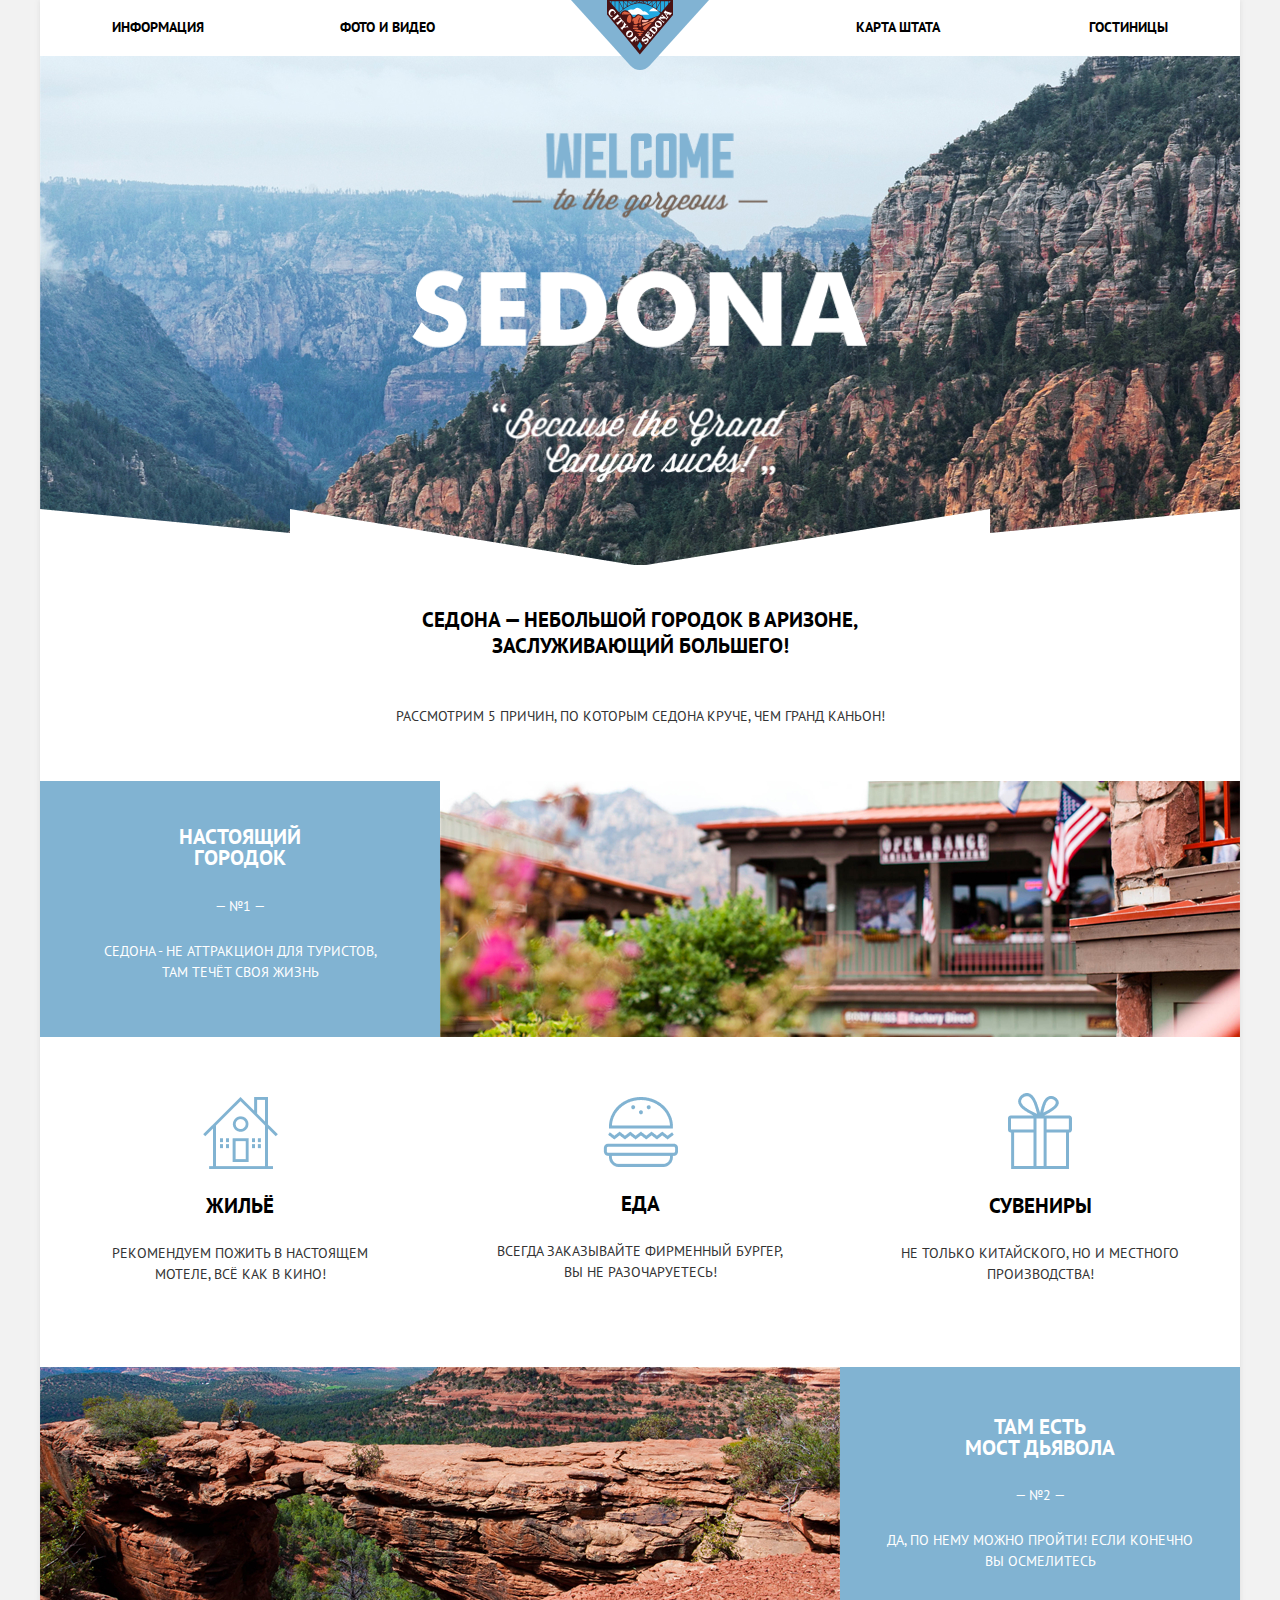
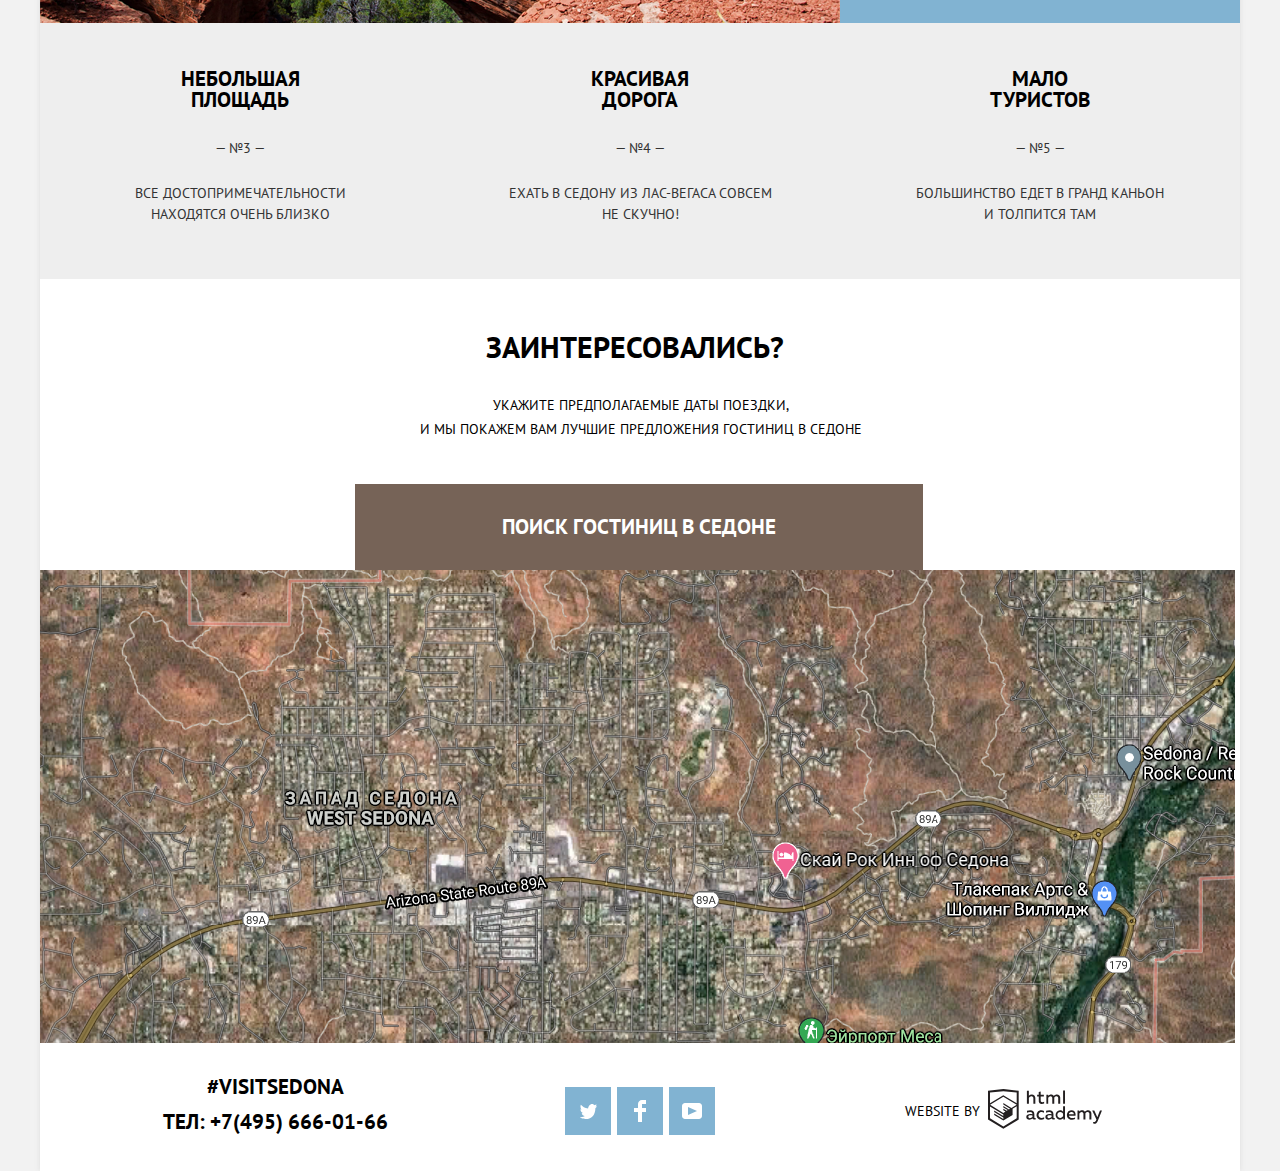
<file: index.html>
<!DOCTYPE html>
<html class="page" lang="ru">

<head>
	<meta charset="utf-8">
	<title>HTML Academy: Седона</title>
	<link rel="preconnect" href="https://fonts.gstatic.com">
	<link href="https://fonts.googleapis.com/css2?family=PT+Sans:wght@400;700&display=swap" rel="stylesheet">
	<link rel="icon" href="favicon.ico">
	<link rel="icon" href="favicon/favicon.svg" type="image/svg+xml">
	<link rel="apple-touch-icon" href="favicon/180.png">
	<link rel="manifest" href="manifest.webmanifest">
	<link rel="stylesheet" href="css/normalize.css">
	<link rel="stylesheet" href="css/style.min.css">
</head>

<body class="page-body">
	<div class="wrapper">
		<header class="main-header">
			<nav class="main-nav">
				<a class="main-header-logo" href="#" aria-label="Главная">
					<img src="img/logo.svg" alt="logo" width="138" height="70">
				</a>
				<ul class="site-nav">
					<li><a href="#">Информация</a></li>
					<li><a href="#">Фото и видео</a></li>
					<li class="site-nav-castom"><a href="#">Карта штата</a></li>
					<li><a href="catalog.html">Гостиницы</a></li>
				</ul>
			</nav>
		</header>
		<main class="container">
			<h1 class="visually-hidden">Sedona</h1>
			<div class="bg-img">
				<div class="welcompng">
					<img src="img/welcome.png" alt="Welcom to the sedona" width="456" height="350">
				</div>
			</div>
			<section class="description">
				<h3>Седона — небольшой городок в Аризоне, <br> заслуживающий большего!</h3>
				<p>Рассмотрим 5 причин, по которым Седона круче, чем гранд каньон!</p>
			</section>
			<section>
				<ul class="main-reason">
					<li class="add-reason">
						<div class="first-reason">
							<div class="first-reason-text">
								<h3>Настоящий <br> городок</h3>
								<p class="reason-numbers">— №1 —</p>
								<p>Седона - не аттракцион для туристов, там течёт своя жизнь</p>
							</div>
							<div class="first-reason-img">
								<img src="img/reason-1.jpg" alt="изображение дома" width="800" height="256">
							</div>
						</div>
						<ul class="product-reason">
							<li class="product-reason-item">
								<img src="img/icon-1.png" alt="logo house" width="75" height="72">
								<h3>Жильё</h3>
								<p>Рекомендуем пожить в настоящем <br> мотеле, всё как в кино!</p>
							</li>
							<li class="product-reason-item">
								<img src="img/icon-2.png" alt="logo burger" width="75" height="70">
								<h3>Еда</h3>
								<p>Всегда заказывайте фирменный бургер, <br> вы не разочаруетесь!</p>
							</li>
							<li class="product-reason-item">
								<img src="img/icon-3.png" alt="logo surprise" width="64" height="77">
								<h3>Сувениры</h3>
								<p>Не только китайского, но и местного <br> производства!</p>
							</li>
						</ul>
					</li>
					<li class="second-reason">
						<div class="second-reason-text">
							<h3>Там есть <br> Мост дьявола</h3>
							<p class="reason-numbers">— №2 —</p>
							<p>Да, по нему можно пройти! Если конечно<br> вы осмелитесь</p>
						</div>
						<div class="second-reason-img">
							<img src="img/reason-2.jpg" alt="изображение дома" width="800" height="256">
						</div>
					</li>
					<li class="else-reason">
						<h3>небольшая <br> площадь</h3>
						<p class="reason-numbers">— №3 —</p>
						<p>все достопримечательности <br> находятся очень близко</p>
					</li>
					<li class="else-reason">
						<h3>красивая <br> дорога</h3>
						<p class="reason-numbers">— №4 —</p>
						<p>ехать в седону из лас-вегаса совсем <br> не скучно!</p>
					</li>
					<li class="else-reason">
						<h3>мало <br> туристов</h3>
						<p class="reason-numbers">— №5 —</p>
						<p>большинство едет в гранд каньон <br> и толпится там</p>
					</li>
				</ul>
			</section>
			<section class="interest">
				<h3>Заинтересовались?</h3>
				<div class="interest-hotel">
					<p>Укажите предполагаемые даты поездки,<br> и мы покажем вам лучшие предложения гостиниц в седоне</p>
				</div>
				<a class="button search" href="#">поиск гостиниц в седоне</a>
				<div class="interest-search interest-search-show">
					<form class="interest-form" method="GET" action="https://echo.htmlacademy.ru/">
						<div class="date">
							<label class="date-arrival-label" for="date-arrival">Дата заезда: <a class="calendar" href="#" aria-label="Календарь">
									<svg class="calendar-icon" width="21" height="23" viewBox="0 0 21 23" fill="none" xmlns="http://www.w3.org/2000/svg">
										<path fill-rule="evenodd" clip-rule="evenodd" d="M16.406 3.02498H19.251C20.217 3.02498 21 3.84698 21 4.86198V21.164C21 22.179 20.217 23 19.251 23H1.75C0.784 23 0 22.179 0 21.164V4.86198C0 3.84698 0.784 3.02498 1.75 3.02498H4.593V1.64798C4.593 1.26698 4.887 0.958984 5.25 0.958984C5.612 0.958984 5.906 1.26698 5.906 1.64798V3.02498H9.844V1.64798C9.844 1.26698 10.138 0.958984 10.501 0.958984C10.862 0.958984 11.156 1.26698 11.156 1.64798V3.02498H15.094V1.64798C15.094 1.26698 15.387 0.958984 15.75 0.958984C16.112 0.958984 16.406 1.26698 16.406 1.64798V3.02498ZM19.5646 21.484C19.6466 21.3979 19.691 21.2828 19.688 21.164H19.689V4.86198C19.689 4.60898 19.493 4.40298 19.252 4.40298H16.407V5.78098C16.407 6.16198 16.113 6.46998 15.751 6.46998C15.388 6.46998 15.095 6.16198 15.095 5.78098V4.40298H11.157V5.78098C11.157 6.16198 10.863 6.46998 10.502 6.46998C10.139 6.46998 9.845 6.16198 9.845 5.78098V4.40298H5.907V5.78098C5.907 6.16198 5.613 6.46998 5.251 6.46998C4.888 6.46998 4.594 6.16198 4.594 5.78098V4.40298H1.75C1.50263 4.40953 1.30696 4.61458 1.312 4.86198V21.164C1.30696 21.4114 1.50263 21.6164 1.75 21.623H19.251C19.3698 21.6201 19.4826 21.5701 19.5646 21.484Z" />
										<path fill-rule="evenodd" clip-rule="evenodd" d="M4.59399 9.2251H7.21899V11.2911H4.59399V9.2251ZM4.59399 12.6681H7.21899V14.7351H4.59399V12.6681ZM7.21899 16.1121H4.59399V18.1781H7.21899V16.1121ZM9.18799 16.1121H11.813V18.1781H9.18799V16.1121ZM11.813 12.6681H9.18799V14.7351H11.813V12.6681ZM9.18799 9.2251H11.813V11.2911H9.18799V9.2251ZM16.406 16.1121H13.781V18.1781H16.406V16.1121ZM13.781 12.6681H16.406V14.7351H13.781V12.6681ZM16.406 9.2251H13.781V11.2911H16.406V9.2251Z" />
									</svg>
								</a>
							</label>
							<input class="check" type="text" id="date-arrival" name="date-arrival" data-date-formate="" value="24 апреля 2017">
						</div>
						<div class="date">
							<label class="date-departure-label" for="date-departure">Дата выезда: <a class="calendar" href="#" aria-label="Календарь">
									<svg class="calendar-icon" width="21" height="23" viewBox="0 0 21 23" fill="none" xmlns="http://www.w3.org/2000/svg">
										<path fill-rule="evenodd" clip-rule="evenodd" d="M16.406 3.02498H19.251C20.217 3.02498 21 3.84698 21 4.86198V21.164C21 22.179 20.217 23 19.251 23H1.75C0.784 23 0 22.179 0 21.164V4.86198C0 3.84698 0.784 3.02498 1.75 3.02498H4.593V1.64798C4.593 1.26698 4.887 0.958984 5.25 0.958984C5.612 0.958984 5.906 1.26698 5.906 1.64798V3.02498H9.844V1.64798C9.844 1.26698 10.138 0.958984 10.501 0.958984C10.862 0.958984 11.156 1.26698 11.156 1.64798V3.02498H15.094V1.64798C15.094 1.26698 15.387 0.958984 15.75 0.958984C16.112 0.958984 16.406 1.26698 16.406 1.64798V3.02498ZM19.5646 21.484C19.6466 21.3979 19.691 21.2828 19.688 21.164H19.689V4.86198C19.689 4.60898 19.493 4.40298 19.252 4.40298H16.407V5.78098C16.407 6.16198 16.113 6.46998 15.751 6.46998C15.388 6.46998 15.095 6.16198 15.095 5.78098V4.40298H11.157V5.78098C11.157 6.16198 10.863 6.46998 10.502 6.46998C10.139 6.46998 9.845 6.16198 9.845 5.78098V4.40298H5.907V5.78098C5.907 6.16198 5.613 6.46998 5.251 6.46998C4.888 6.46998 4.594 6.16198 4.594 5.78098V4.40298H1.75C1.50263 4.40953 1.30696 4.61458 1.312 4.86198V21.164C1.30696 21.4114 1.50263 21.6164 1.75 21.623H19.251C19.3698 21.6201 19.4826 21.5701 19.5646 21.484Z" />
										<path fill-rule="evenodd" clip-rule="evenodd" d="M4.59399 9.2251H7.21899V11.2911H4.59399V9.2251ZM4.59399 12.6681H7.21899V14.7351H4.59399V12.6681ZM7.21899 16.1121H4.59399V18.1781H7.21899V16.1121ZM9.18799 16.1121H11.813V18.1781H9.18799V16.1121ZM11.813 12.6681H9.18799V14.7351H11.813V12.6681ZM9.18799 9.2251H11.813V11.2911H9.18799V9.2251ZM16.406 16.1121H13.781V18.1781H16.406V16.1121ZM13.781 12.6681H16.406V14.7351H13.781V12.6681ZM16.406 9.2251H13.781V11.2911H16.406V9.2251Z" />
									</svg>
								</a>
							</label>
							<input class="check" type="text" id="date-departure" name="date-departure" data-date-formate="" value="4 июля 2017">
						</div>
						<div class="people">
							<div class="adults-items">
								<label class="adults-label" for="adults">Взрослые:</label>
								<input class="check" type="text" id="adults" name="adults" data-date-formate="" value="2">
								<button class="minus" type="button" aria-label="Меньше">
									<svg class="minus-icon" width="12" height="3" viewBox="0 0 12 3" fill="none" xmlns="http://www.w3.org/2000/svg">
										<rect width="12" height="3" />
									</svg>
								</button>
								<button class="plus" type="button" aria-label="Больше">
									<svg class="plus-icon" width="11" height="11" viewBox="0 0 11 11" fill="none" xmlns="http://www.w3.org/2000/svg">
										<path fill-rule="evenodd" clip-rule="evenodd" d="M4.23086 6.76932V11H6.76932V6.76932H11V4.23086H6.76932V0H4.23085V4.23086H0V6.76932H4.23086Z" />
									</svg>
								</button>
							</div>
							<div class="children-items">
								<label class="children-label" for="children">Дети:</label>
								<input class="check" type="text" id="children" name="children" data-date-formate="" value="0">
								<button class="minus" type="button" aria-label="Меньше">
									<svg class="minus-icon" width="12" height="3" viewBox="0 0 12 3" fill="none" xmlns="http://www.w3.org/2000/svg">
										<rect width="12" height="3" />
									</svg>
								</button>
								<button class="plus" type="button" aria-label="Больше">
									<svg class="plus-icon" width="11" height="11" viewBox="0 0 11 11" fill="none" xmlns="http://www.w3.org/2000/svg">
										<path fill-rule="evenodd" clip-rule="evenodd" d="M4.23086 6.76932V11H6.76932V6.76932H11V4.23086H6.76932V0H4.23085V4.23086H0V6.76932H4.23086Z" />
									</svg>
								</button>
							</div>
						</div>
						<button class="search-button" type="submit" aria-label="Найти">Найти</button>
					</form>
				</div>
			</section>
			<section class="map">
				<h2 class="visually-hidden">Карта Седоны</h2>
				<iframe src="https://www.google.com/maps/embed?pb=!1m18!1m12!1m3!1d52385.18050596256!2d-111.83015792096036!3d34.85437338105415!2m3!1f0!2f0!3f0!3m2!1i1024!2i768!4f13.1!3m3!1m2!1s0x872da132f942b00d%3A0x5548c523fa6c8efd!2z0KHQtdC00L7QvdCwLCDQkNGA0LjQt9C-0L3QsCA4NjMzNiwg0KHQqNCQ!5e0!3m2!1sru!2sua!4v1614347600169!5m2!1sru!2sua" width="1200" height="473" style="border:0;" allowfullscreen="" loading="lazy"></iframe>
			</section>
		</main>
		<footer class="main-footer">
			<section class="footer-contact">
				<h2 class="visually-hidden">Контакты</h2>
				<p>#visitSEDONA</p>
				<a class="footer-phone" href="tel:+74956660166">ТЕЛ: +7(495) 666-01-66</a>
			</section>
			<section class="footer-social">
				<h2 class="visually-hidden">соцсети</h2>
				<ul class="social-list">
					<li>
						<a class="social-button" href="#" aria-label="Twitter">
							<svg width="17" height="17" viewBox="0 0 17 17" fill="none" xmlns="http://www.w3.org/2000/svg">
								<path d="M10.95 1.14409C12.635 0.648089 13.934 1.41409 14.527 2.32309C15.2 2.09209 15.858 1.84209 16.538 1.61509C16.5249 2.30145 16.2117 2.94761 15.681 3.38309C16.366 3.55309 16.985 2.89209 16.985 2.89209C16.816 3.89209 15.979 4.68009 15.422 4.91609C15.191 11.6661 12.247 16.1331 5.34498 15.9981H4.89898C4.48898 15.9981 0.734977 15.5381 0.000976562 14.1111C2.27198 14.3071 3.89398 13.6891 4.69398 12.9341C3.73398 12.6341 2.01498 12.4571 1.71498 9.98409C2.06398 10.0901 2.27898 10.2121 2.90498 10.1031C1.70498 9.24709 0.373977 8.53009 0.447977 6.33009C0.732977 6.65809 1.51498 6.86609 1.78798 6.80209C1.08498 6.56109 -0.182023 3.44209 0.893977 1.85009C2.71198 3.70409 4.62898 5.45609 8.04598 5.62309C8.25398 3.33009 9.18298 1.79309 10.95 1.14409Z" fill="white" />
							</svg>
						</a>
					</li>
					<li>
						<a class="social-button" href="#" aria-label="Facebook">
							<svg width="12" height="22" viewBox="0 0 12 22" fill="none" xmlns="http://www.w3.org/2000/svg">
								<path d="M12 4V0H8C5.79086 0 4 1.79086 4 4V8H0V12H4V22H8V12H12V8H8V4H12Z" fill="white" />
							</svg>
						</a>
					</li>
					<li>
						<a class="social-button" href="#" aria-label="Youtube">
							<svg width="20" height="16" viewBox="0 0 20 16" fill="none" xmlns="http://www.w3.org/2000/svg">
								<path fill-rule="evenodd" clip-rule="evenodd" d="M3 0H17C18.65 0 20 1.35 20 3V13C20 14.65 18.65 16 17 16H3C1.35 16 0 14.65 0 13V3C0 1.35 1.35 0 3 0ZM6.027 4.002V11.998L15.014 8L6.027 4.002Z" fill="white" />
							</svg>
						</a>
					</li>
				</ul>
			</section>
			<section class="footer-copyright">
				<h3>Website by</h3>
				<a class="academy" href="https://htmlacademy.ru/intensive/htmlcss" aria-label="HTML Academy">
					<svg width="114" height="40" viewBox="0 0 114 40" fill="none" xmlns="http://www.w3.org/2000/svg">
						<path fill-rule="evenodd" clip-rule="evenodd" d="M15.5197 0.057373H15.3509L0 1.71895V30.4945L15.3509 39.8382L30.7018 30.4945V1.71895L15.5197 0.057373ZM77.0183 1.62185H75.0876V14.7311H77.0183V1.62185ZM40.8619 1.63264V6.76843C41.6131 5.9864 42.6386 5.5436 43.7105 5.53843C44.6823 5.47908 45.6329 5.84495 46.3253 6.54479C47.0177 7.24462 47.3866 8.21244 47.3399 9.20685V14.7634H45.367V9.46579C45.4231 8.94897 45.2754 8.43059 44.9566 8.02553C44.6377 7.62047 44.174 7.36218 43.6683 7.3079H43.3518C42.3456 7.36979 41.4321 7.9295 40.9041 8.80764V14.7634H38.8995V1.63264H40.8619ZM77.0183 30.4837H75.2775V29.0595C74.4828 30.1353 73.23 30.7538 71.9119 30.7211C69.4751 30.5528 67.5825 28.4822 67.5825 25.9845C67.5825 23.4867 69.4751 21.4162 71.9119 21.2479C73.1195 21.2052 74.2818 21.7203 75.0771 22.6505V17.3205H77.0183V30.4837ZM47.0656 29.0595C47.263 29.0515 47.4583 29.0152 47.6459 28.9516V30.3866C47.2482 30.5404 46.826 30.6172 46.4009 30.6132C45.6482 30.6769 44.9394 30.2429 44.639 29.5342C43.7036 30.31 42.5302 30.7227 41.3261 30.6995C39.733 30.6995 38.256 29.804 38.256 27.9482C38.256 25.65 40.3661 24.9379 42.1702 24.9379C42.9402 24.9505 43.707 25.0408 44.4596 25.2076V24.884C44.4596 23.805 43.6578 22.9742 42.1491 22.9742C41.0585 22.9764 39.9804 23.2116 38.9839 23.6647V21.8305C40.0678 21.451 41.204 21.2506 42.3495 21.2371C44.8394 21.2371 46.3693 22.4455 46.3693 25.1753V28.4121C46.3546 28.5668 46.401 28.721 46.4981 28.8406C46.5951 28.9601 46.7349 29.035 46.8862 29.0487H47.0656V29.0595ZM40.2711 27.8403C40.298 28.229 40.4761 28.5905 40.7655 28.844C41.055 29.0974 41.4317 29.2217 41.8115 29.189H41.9275C42.8819 29.1906 43.7973 28.8022 44.4702 28.11V26.5779C43.842 26.4414 43.2026 26.3655 42.5605 26.3513C41.5055 26.3513 40.2817 26.7074 40.2817 27.8403H40.2711ZM56.0229 21.9384C55.1962 21.4632 54.2596 21.2246 53.3115 21.2479H52.9422C51.7332 21.2873 50.5891 21.8166 49.7619 22.7192C48.9347 23.6218 48.4923 24.8236 48.5321 26.06V26.5024C48.6957 29.0004 50.805 30.8921 53.2482 30.7318C54.2519 30.7555 55.2477 30.5452 56.1601 30.1168V28.2718C55.3769 28.7215 54.4945 28.9591 53.5963 28.9624C52.5199 29.0288 51.4963 28.4793 50.9385 27.5356C50.3806 26.5918 50.3806 25.4095 50.9385 24.4658C51.4963 23.522 52.5199 22.9725 53.5963 23.039C54.461 23.0357 55.3066 23.2989 56.0229 23.7942V21.9384ZM66.1514 29.0595C66.3488 29.0515 66.5441 29.0152 66.7317 28.9516V30.3866C66.334 30.5404 65.9118 30.6172 65.4867 30.6132C64.734 30.6769 64.0252 30.2429 63.7248 29.5342C62.7894 30.31 61.616 30.7227 60.4119 30.6995C58.8188 30.6995 57.3417 29.804 57.3417 27.9482C57.3417 25.65 59.4518 24.9379 61.256 24.9379C62.0259 24.9505 62.7928 25.0408 63.5454 25.2076V24.884C63.5454 23.805 62.7436 22.9742 61.2349 22.9742C60.1443 22.9764 59.0662 23.2116 58.0697 23.6647V21.8305C59.1536 21.451 60.2897 21.2506 61.4353 21.2371C63.9252 21.2371 65.455 22.4455 65.455 25.1753V28.4121C65.4404 28.5668 65.4868 28.721 65.5838 28.8406C65.6809 28.9601 65.8207 29.035 65.972 29.0487H66.1514V29.0595ZM59.855 28.8481C59.5632 28.5943 59.3837 28.2311 59.3569 27.8403H59.378C59.378 26.7074 60.5385 26.3513 61.6569 26.3513C62.299 26.3655 62.9383 26.4414 63.5665 26.5779V28.11C62.8937 28.8022 61.9782 29.1906 61.0239 29.189H60.9078C60.5263 29.2247 60.1469 29.1019 59.855 28.8481ZM69.3271 25.9305C69.3271 24.2859 70.6308 22.9526 72.239 22.9526L72.2601 23.0066C73.4742 23.0066 74.5742 23.7382 75.0665 24.8732V27.0311C74.5856 28.1871 73.4673 28.9296 72.239 28.9084C70.6308 28.9084 69.3271 27.5752 69.3271 25.9305ZM83.3486 21.2479C86.8408 21.2479 88.0541 24.1395 87.4844 26.7397H80.922C81.1436 28.3582 82.6839 29.0163 84.2876 29.0163C85.2509 29.0196 86.2027 28.8021 87.0729 28.3797V30.1061C86.0736 30.5421 84.9939 30.7519 83.9078 30.7211C81.2385 30.7211 78.8963 29.189 78.8963 25.9521C78.8362 24.7502 79.2482 23.5736 80.0408 22.6841C80.8334 21.7945 81.9408 21.2658 83.1165 21.2155H83.3486V21.2479ZM80.8693 25.1753C80.9704 23.8237 82.1216 22.8104 83.4436 22.9095H83.4858C84.1064 22.8531 84.7196 23.08 85.1612 23.5295C85.6028 23.979 85.8275 24.6051 85.7752 25.24H80.8693V25.1753ZM89.489 30.4621V21.4961H91.2298V22.575C91.9777 21.7197 93.041 21.2229 94.1628 21.2047C95.2951 21.1328 96.3712 21.7163 96.9482 22.7153C97.7407 21.8335 98.8477 21.3161 100.018 21.2803C100.952 21.2327 101.859 21.6011 102.507 22.2901C103.154 22.9792 103.478 23.9213 103.394 24.8732V30.4837H101.39V24.9271C101.437 24.4734 101.306 24.0191 101.024 23.6647C100.743 23.3104 100.336 23.0852 99.8917 23.039H99.6174C98.7512 23.0941 97.9525 23.536 97.4335 24.2474V30.4837H95.4289V24.9271C95.4728 24.47 95.3357 24.0139 95.0481 23.6611C94.7606 23.3082 94.3467 23.088 93.8991 23.0497H93.6881C92.7466 23.1344 91.8915 23.6449 91.3564 24.4416V30.5161H89.5312L89.489 30.4621ZM113.977 21.4745H111.972L109.324 28.2718L106.306 21.4853H104.196L108.417 30.5484L108.237 31.0016C107.72 32.3611 107.003 33.0516 106.053 33.0516C105.75 33.0548 105.447 33.0112 105.156 32.9221V34.6161C105.536 34.7125 105.926 34.7632 106.317 34.7671C107.646 34.7671 108.902 34.0226 109.851 31.6813L113.977 21.4745ZM52.689 5.78658V2.54974L50.7266 3.01369V5.73264H49.144V7.49132H50.7899V11.9905C50.7231 12.817 51.0244 13.6301 51.61 14.2038C52.1955 14.7775 53.0028 15.0505 53.8073 14.9468C54.5996 14.9535 55.3875 14.8259 56.139 14.5692V12.8429C55.5727 13.0781 54.9672 13.199 54.356 13.199C53.2165 13.199 52.689 12.8105 52.689 11.6237V7.5129H55.8541V5.78658H52.689ZM58.3862 14.7526V5.75421H60.1376V6.83316C60.8811 5.97655 61.9403 5.476 63.0601 5.45211C64.1624 5.38099 65.2146 5.93142 65.8032 6.88711C66.5958 6.00534 67.7028 5.48794 68.8734 5.45211C69.8138 5.41462 70.7233 5.79859 71.364 6.50353C72.0046 7.20846 72.3126 8.16418 72.2073 9.12053V14.7418H70.2028V9.18527C70.2499 8.73151 70.1184 8.27721 69.8373 7.92287C69.5561 7.56853 69.1485 7.34334 68.7046 7.29711H68.4619C67.5957 7.35228 66.797 7.7942 66.278 8.50553V14.7418H64.2734V9.18527C64.3206 8.73151 64.1891 8.27721 63.9079 7.92287C63.6268 7.56853 63.2191 7.34334 62.7752 7.29711H62.5326C61.5911 7.38181 60.736 7.89229 60.2009 8.68895V14.7634H58.3862V14.7526ZM28.6972 29.3033L28.7078 29.2968L28.6972 29.3184V29.3033ZM28.6972 17.3205V29.3033L15.3509 37.4321L2.00459 29.3184V17.5147L15.2876 25.6068V27.0311L6.18257 21.5284V22.9418L15.3404 28.5632V30.0629L6.19312 24.4955V25.9521L15.3509 31.5734L24.5826 25.9197V19.8129L28.6972 17.3205ZM28.7078 15.7776L25.0362 17.9355L23.3482 19.0145L15.3087 14.0837V15.4971L22.156 19.7266L22.0083 19.8237L20.9532 20.4063L15.2876 16.9537V18.3995L19.761 21.1184L18.706 21.8413L15.3298 19.7913V21.2047L17.5454 22.5426L15.2982 23.9021L2.11009 15.864L15.3087 7.72869L28.7078 15.7776ZM15.2876 6.27211L28.7078 14.3534V3.56395L15.3615 2.12895L2.01514 3.56395V14.3534L15.2876 6.27211Z" />
					</svg>
				</a>
			</section>
		</footer>
	</div>
	<script src="js/search.min.js"></script>
</body>

</html>
</file>
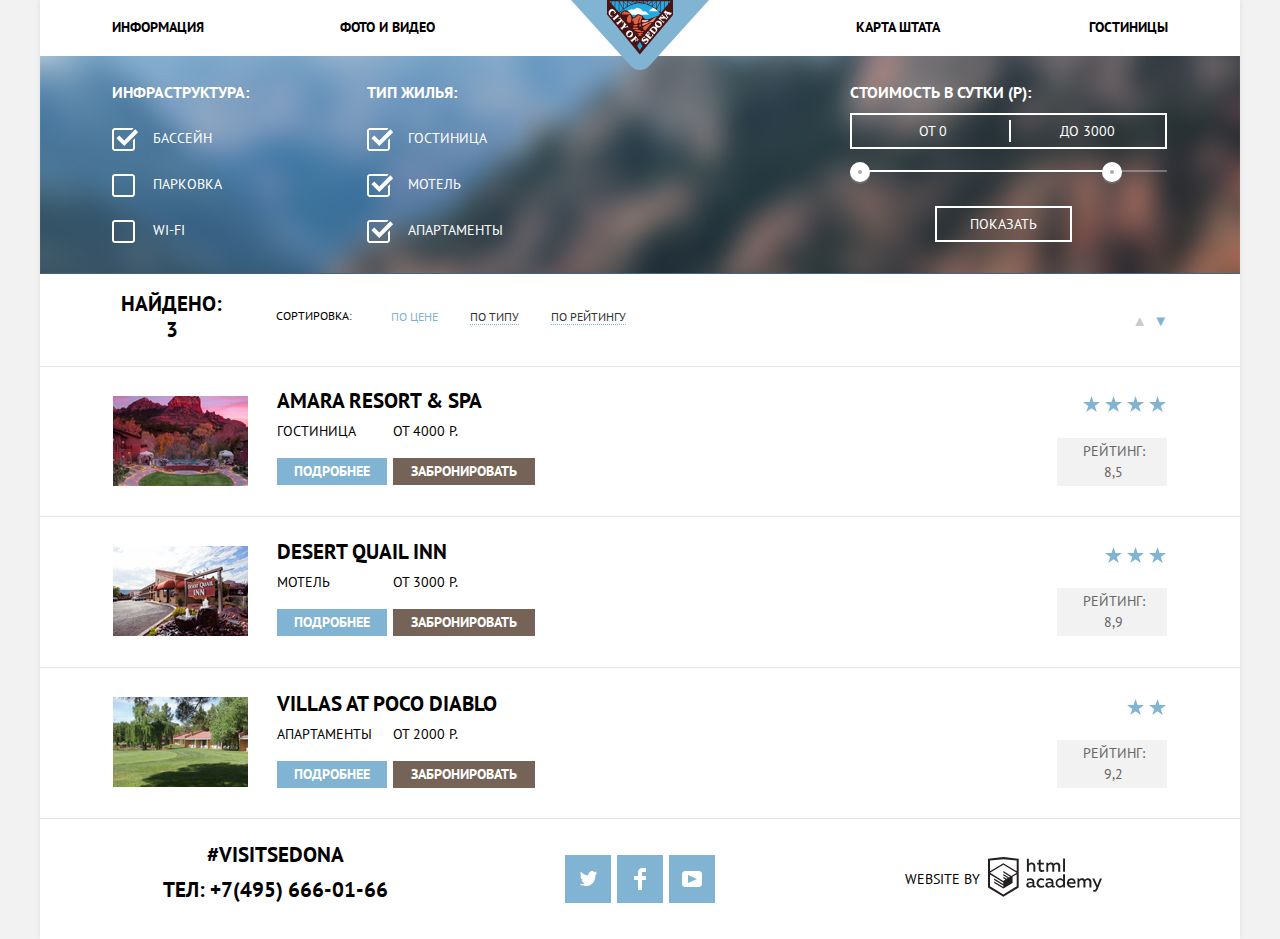
<file: catalog.html>
<!DOCTYPE html>
<html class="page" lang="ru">

<head>
	<meta charset="UTF-8">
	<title>HTML Academy: Седона</title>
	<link rel="preconnect" href="https://fonts.gstatic.com">
	<link href="https://fonts.googleapis.com/css2?family=PT+Sans:wght@400;700&display=swap" rel="stylesheet">
	<link rel="icon" href="favicon.ico">
	<link rel="icon" href="favicon/favicon.svg" type="image/svg+xml">
	<link rel="apple-touch-icon" href="favicon/180.png">
	<link rel="manifest" href="manifest.webmanifest">
	<link rel="stylesheet" href="css/normalize.css">
	<link rel="stylesheet" href="css/style.min.css">
</head>

<body class="page-body">
	<div class="wrapper">
		<header class="main-header">
			<nav class="main-nav">
				<a class="main-header-logo" href="index.html" aria-label="Главная">
					<img src="img/logo.svg" alt="logo" width="138" height="70">
				</a>
				<ul class="site-nav">
					<li><a href="#">Информация</a></li>
					<li><a href="#">Фото и видео</a></li>
					<li class="site-nav-castom"><a href="#">Карта штата</a></li>
					<li><a href="catalog.html">Гостиницы</a></li>
				</ul>
			</nav>
		</header>
		<main class="page-catalog container">
			<section class="filter">
				<h2 class="visually-hidden">Поиск жилья</h2>
				<form class="form-filter" method="GET" action="https://echo.htmlacademy.ru/">
					<div class="filter-wrapper-checkbox">
						<fieldset>
							<legend>Инфраструктура: </legend>
							<ul>
								<li class="filter-option filter-checkbox">
									<input class="visually-hidden filter-input-checkbox filter-input" type="checkbox" name="pool" id="filter-pool" checked>
									<label for="filter-pool">Бассейн</label>
								</li>
								<li class="filter-option filter-checkbox">
									<input class="visually-hidden filter-input-checkbox filter-input" type="checkbox" name="parking" id="filter-parking">
									<label for="filter-parking">Парковка</label>
								</li>
								<li class="filter-option filter-checkbox">
									<input class="visually-hidden filter-input-checkbox filter-input" type="checkbox" name="wifi" id="filter-wifi">
									<label for="filter-wifi">Wi-Fi</label>
								</li>
							</ul>
						</fieldset>
						<fieldset>
							<legend>Тип жилья: </legend>
							<ul>
								<li class="filter-option filter-checkbox">
									<input class="visually-hidden filter-input-checkbox filter-input" type="checkbox" name="Hotel" id="filter-hotel" checked>
									<label for="filter-hotel">Гостиница</label>
								</li>
								<li class="filter-option filter-checkbox">
									<input class="visually-hidden filter-input-checkbox filter-input" type="checkbox" name="Motel" id="filter-motel" checked>
									<label for="filter-motel">Мотель</label>
								</li>
								<li class="filter-option filter-checkbox">
									<input class="visually-hidden filter-input-checkbox filter-input" type="checkbox" name="apartments" id="filter-apartments" checked>
									<label for="filter-apartments">Апартаменты</label>
								</li>
							</ul>
						</fieldset>
					</div>
					<div class="filter-wrapper-range">
						<fieldset>
							<legend>Стоимость в сутки (Р): </legend>
							<div class="price-filter">
								<div class="price-filter-items">
									<a href="#">от 0</a>
								</div>
								<div class="price-filter-items">
									<a href="#">До 3000</a>
								</div>
							</div>
							<div class="filter-price-range">
								<label class="visually-hidden">
									<input class="visually-hidden filter-option filter-range" type="range" name="price" id="filter-price"> Прайс фильтер
								</label>
								<div class="scale">
									<div class="bar"></div>
								</div>
								<a class="toggle toggle-min" href="#" aria-label="Меньше"></a>
								<a class="toggle toggle-max" href="#" aria-label="Больше"></a>
							</div>
							<button class="price-button" type="submit" aria-label="Показать">Показать</button>
						</fieldset>
					</div>
				</form>
			</section>
			<section>
				<div class="found-catalog">
					<h2>Найдено: 3</h2>
					<div>
						<p>Сортировка:</p>
					</div>
					<ul class="found-catalog-list">
						<li><a class="button-found active" href="#">По цене</a></li>
						<li><a class="button-found" href="#">По типу</a></li>
						<li><a class="button-found" href="#">По рейтингу</a></li>
						<li class="site-nav-castom"><a class="arrow" href="#" aria-label="По уменьшению">&#9650;</a></li>
						<li><a class="arrow active" href="#" aria-label="По возрастанию">&#9660;</a></li>
					</ul>
				</div>
				<ul class="catalog-hotel">
					<li class="catalog-item">
						<div class="catalog-image">
							<img src="img/hotel.jpg" alt="Hotel" width="135" height="95">
						</div>
						<div class="catalog-description">
							<a class="name-hotel" href="#">Amara Resort & Spa</a>
							<div class="catalog-description-row">
								<div>
									<p>Гостиница</p>
									<a class="button-detailed" href="">Подробнее</a>
								</div>
								<div class="wrapper-description">
									<a class="button catalog" href="">Забронировать</a>
									<p>От 4000 Р.</p>
								</div>
							</div>
						</div>
						<div class="catalog-rating">
							<div class="star">
								<span class="star-symbol"><img src="img/star.svg" alt="star" width="18" height="17"></span>
								<span class="star-symbol"><img src="img/star.svg" alt="star" width="18" height="17"></span>
								<span class="star-symbol"><img src="img/star.svg" alt="star" width="18" height="17"></span>
								<span class="star-symbol"><img src="img/star.svg" alt="star" width="18" height="17"></span>
							</div>
							<p class="rating">Рейтинг: 8,5</p>
						</div>
					</li>
					<li class="catalog-item">
						<div class="catalog-image">
							<img src="img/motel.jpg" alt="Motel" width="135" height="95">
						</div>
						<div class="catalog-description">
							<a class="name-hotel" href="#">Desert Quail Inn</a>
							<div class="catalog-description-row">
								<div>
									<p>Мотель</p>
									<a class="button-detailed" href="">Подробнее</a>
								</div>
								<div class="wrapper-description">
									<a class="button catalog" href="">Забронировать</a>
									<p>От 3000 Р.</p>
								</div>
							</div>
						</div>
						<div class="catalog-rating">
							<div class="star">
								<span class="star-symbol"><img src="img/star.svg" alt="star" width="18" height="17"></span>
								<span class="star-symbol"><img src="img/star.svg" alt="star" width="18" height="17"></span>
								<span class="star-symbol"><img src="img/star.svg" alt="star" width="18" height="17"></span>
							</div>
							<p class="rating">Рейтинг: 8,9</p>
						</div>
					</li>
					<li class="catalog-item">
						<div class="catalog-image">
							<img src="img/apartments.jpg" alt="apartments" width="135" height="95">
						</div>
						<div class="catalog-description">
							<a class="name-hotel" href="#">Villas at Poco Diablo</a>
							<div class="catalog-description-row">
								<div>
									<p>Апартаменты</p>
									<a class="button-detailed" href="">Подробнее</a>
								</div>
								<div class="wrapper-description">
									<a class="button catalog" href="">Забронировать</a>
									<p>От 2000 Р.</p>
								</div>
							</div>
						</div>
						<div class="catalog-rating">
							<div class="star">
								<span class="star-symbol"><img src="img/star.svg" alt="star" width="18" height="17"></span>
								<span class="star-symbol"><img src="img/star.svg" alt="star" width="18" height="17"></span>
							</div>
							<p class="rating">Рейтинг: 9,2</p>
						</div>
					</li>
				</ul>
			</section>
		</main>
		<footer class="main-footer">
			<section class="footer-contact">
				<h2 class="visually-hidden">Контакты</h2>
				<p>#visitSEDONA</p>
				<a class="footer-phone" href="tel:+74956660166">ТЕЛ: +7(495) 666-01-66</a>
			</section>
			<section class="footer-social">
				<h2 class="visually-hidden">соцсети</h2>
				<ul class="social-list">
					<li>
						<a class="social-button" href="#" aria-label="Twitter">
							<svg width="17" height="17" viewBox="0 0 17 17" fill="none" xmlns="http://www.w3.org/2000/svg">
								<path d="M10.95 1.14409C12.635 0.648089 13.934 1.41409 14.527 2.32309C15.2 2.09209 15.858 1.84209 16.538 1.61509C16.5249 2.30145 16.2117 2.94761 15.681 3.38309C16.366 3.55309 16.985 2.89209 16.985 2.89209C16.816 3.89209 15.979 4.68009 15.422 4.91609C15.191 11.6661 12.247 16.1331 5.34498 15.9981H4.89898C4.48898 15.9981 0.734977 15.5381 0.000976562 14.1111C2.27198 14.3071 3.89398 13.6891 4.69398 12.9341C3.73398 12.6341 2.01498 12.4571 1.71498 9.98409C2.06398 10.0901 2.27898 10.2121 2.90498 10.1031C1.70498 9.24709 0.373977 8.53009 0.447977 6.33009C0.732977 6.65809 1.51498 6.86609 1.78798 6.80209C1.08498 6.56109 -0.182023 3.44209 0.893977 1.85009C2.71198 3.70409 4.62898 5.45609 8.04598 5.62309C8.25398 3.33009 9.18298 1.79309 10.95 1.14409Z" fill="white" />
							</svg>
						</a>
					</li>
					<li>
						<a class="social-button" href="#" aria-label="Facebook">
							<svg width="12" height="22" viewBox="0 0 12 22" fill="none" xmlns="http://www.w3.org/2000/svg">
								<path d="M12 4V0H8C5.79086 0 4 1.79086 4 4V8H0V12H4V22H8V12H12V8H8V4H12Z" fill="white" />
							</svg>
						</a>
					</li>
					<li>
						<a class="social-button" href="#" aria-label="Youtube">
							<svg width="20" height="16" viewBox="0 0 20 16" fill="none" xmlns="http://www.w3.org/2000/svg">
								<path fill-rule="evenodd" clip-rule="evenodd" d="M3 0H17C18.65 0 20 1.35 20 3V13C20 14.65 18.65 16 17 16H3C1.35 16 0 14.65 0 13V3C0 1.35 1.35 0 3 0ZM6.027 4.002V11.998L15.014 8L6.027 4.002Z" fill="white" />
							</svg>
						</a>
					</li>
				</ul>
			</section>
			<section class="footer-copyright">
				<h3>Website by</h3>
				<a class="academy" href="https://htmlacademy.ru/intensive/htmlcss" aria-label="HTML Academy">
					<svg width="114" height="40" viewBox="0 0 114 40" fill="none" xmlns="http://www.w3.org/2000/svg">
						<path fill-rule="evenodd" clip-rule="evenodd" d="M15.5197 0.057373H15.3509L0 1.71895V30.4945L15.3509 39.8382L30.7018 30.4945V1.71895L15.5197 0.057373ZM77.0183 1.62185H75.0876V14.7311H77.0183V1.62185ZM40.8619 1.63264V6.76843C41.6131 5.9864 42.6386 5.5436 43.7105 5.53843C44.6823 5.47908 45.6329 5.84495 46.3253 6.54479C47.0177 7.24462 47.3866 8.21244 47.3399 9.20685V14.7634H45.367V9.46579C45.4231 8.94897 45.2754 8.43059 44.9566 8.02553C44.6377 7.62047 44.174 7.36218 43.6683 7.3079H43.3518C42.3456 7.36979 41.4321 7.9295 40.9041 8.80764V14.7634H38.8995V1.63264H40.8619ZM77.0183 30.4837H75.2775V29.0595C74.4828 30.1353 73.23 30.7538 71.9119 30.7211C69.4751 30.5528 67.5825 28.4822 67.5825 25.9845C67.5825 23.4867 69.4751 21.4162 71.9119 21.2479C73.1195 21.2052 74.2818 21.7203 75.0771 22.6505V17.3205H77.0183V30.4837ZM47.0656 29.0595C47.263 29.0515 47.4583 29.0152 47.6459 28.9516V30.3866C47.2482 30.5404 46.826 30.6172 46.4009 30.6132C45.6482 30.6769 44.9394 30.2429 44.639 29.5342C43.7036 30.31 42.5302 30.7227 41.3261 30.6995C39.733 30.6995 38.256 29.804 38.256 27.9482C38.256 25.65 40.3661 24.9379 42.1702 24.9379C42.9402 24.9505 43.707 25.0408 44.4596 25.2076V24.884C44.4596 23.805 43.6578 22.9742 42.1491 22.9742C41.0585 22.9764 39.9804 23.2116 38.9839 23.6647V21.8305C40.0678 21.451 41.204 21.2506 42.3495 21.2371C44.8394 21.2371 46.3693 22.4455 46.3693 25.1753V28.4121C46.3546 28.5668 46.401 28.721 46.4981 28.8406C46.5951 28.9601 46.7349 29.035 46.8862 29.0487H47.0656V29.0595ZM40.2711 27.8403C40.298 28.229 40.4761 28.5905 40.7655 28.844C41.055 29.0974 41.4317 29.2217 41.8115 29.189H41.9275C42.8819 29.1906 43.7973 28.8022 44.4702 28.11V26.5779C43.842 26.4414 43.2026 26.3655 42.5605 26.3513C41.5055 26.3513 40.2817 26.7074 40.2817 27.8403H40.2711ZM56.0229 21.9384C55.1962 21.4632 54.2596 21.2246 53.3115 21.2479H52.9422C51.7332 21.2873 50.5891 21.8166 49.7619 22.7192C48.9347 23.6218 48.4923 24.8236 48.5321 26.06V26.5024C48.6957 29.0004 50.805 30.8921 53.2482 30.7318C54.2519 30.7555 55.2477 30.5452 56.1601 30.1168V28.2718C55.3769 28.7215 54.4945 28.9591 53.5963 28.9624C52.5199 29.0288 51.4963 28.4793 50.9385 27.5356C50.3806 26.5918 50.3806 25.4095 50.9385 24.4658C51.4963 23.522 52.5199 22.9725 53.5963 23.039C54.461 23.0357 55.3066 23.2989 56.0229 23.7942V21.9384ZM66.1514 29.0595C66.3488 29.0515 66.5441 29.0152 66.7317 28.9516V30.3866C66.334 30.5404 65.9118 30.6172 65.4867 30.6132C64.734 30.6769 64.0252 30.2429 63.7248 29.5342C62.7894 30.31 61.616 30.7227 60.4119 30.6995C58.8188 30.6995 57.3417 29.804 57.3417 27.9482C57.3417 25.65 59.4518 24.9379 61.256 24.9379C62.0259 24.9505 62.7928 25.0408 63.5454 25.2076V24.884C63.5454 23.805 62.7436 22.9742 61.2349 22.9742C60.1443 22.9764 59.0662 23.2116 58.0697 23.6647V21.8305C59.1536 21.451 60.2897 21.2506 61.4353 21.2371C63.9252 21.2371 65.455 22.4455 65.455 25.1753V28.4121C65.4404 28.5668 65.4868 28.721 65.5838 28.8406C65.6809 28.9601 65.8207 29.035 65.972 29.0487H66.1514V29.0595ZM59.855 28.8481C59.5632 28.5943 59.3837 28.2311 59.3569 27.8403H59.378C59.378 26.7074 60.5385 26.3513 61.6569 26.3513C62.299 26.3655 62.9383 26.4414 63.5665 26.5779V28.11C62.8937 28.8022 61.9782 29.1906 61.0239 29.189H60.9078C60.5263 29.2247 60.1469 29.1019 59.855 28.8481ZM69.3271 25.9305C69.3271 24.2859 70.6308 22.9526 72.239 22.9526L72.2601 23.0066C73.4742 23.0066 74.5742 23.7382 75.0665 24.8732V27.0311C74.5856 28.1871 73.4673 28.9296 72.239 28.9084C70.6308 28.9084 69.3271 27.5752 69.3271 25.9305ZM83.3486 21.2479C86.8408 21.2479 88.0541 24.1395 87.4844 26.7397H80.922C81.1436 28.3582 82.6839 29.0163 84.2876 29.0163C85.2509 29.0196 86.2027 28.8021 87.0729 28.3797V30.1061C86.0736 30.5421 84.9939 30.7519 83.9078 30.7211C81.2385 30.7211 78.8963 29.189 78.8963 25.9521C78.8362 24.7502 79.2482 23.5736 80.0408 22.6841C80.8334 21.7945 81.9408 21.2658 83.1165 21.2155H83.3486V21.2479ZM80.8693 25.1753C80.9704 23.8237 82.1216 22.8104 83.4436 22.9095H83.4858C84.1064 22.8531 84.7196 23.08 85.1612 23.5295C85.6028 23.979 85.8275 24.6051 85.7752 25.24H80.8693V25.1753ZM89.489 30.4621V21.4961H91.2298V22.575C91.9777 21.7197 93.041 21.2229 94.1628 21.2047C95.2951 21.1328 96.3712 21.7163 96.9482 22.7153C97.7407 21.8335 98.8477 21.3161 100.018 21.2803C100.952 21.2327 101.859 21.6011 102.507 22.2901C103.154 22.9792 103.478 23.9213 103.394 24.8732V30.4837H101.39V24.9271C101.437 24.4734 101.306 24.0191 101.024 23.6647C100.743 23.3104 100.336 23.0852 99.8917 23.039H99.6174C98.7512 23.0941 97.9525 23.536 97.4335 24.2474V30.4837H95.4289V24.9271C95.4728 24.47 95.3357 24.0139 95.0481 23.6611C94.7606 23.3082 94.3467 23.088 93.8991 23.0497H93.6881C92.7466 23.1344 91.8915 23.6449 91.3564 24.4416V30.5161H89.5312L89.489 30.4621ZM113.977 21.4745H111.972L109.324 28.2718L106.306 21.4853H104.196L108.417 30.5484L108.237 31.0016C107.72 32.3611 107.003 33.0516 106.053 33.0516C105.75 33.0548 105.447 33.0112 105.156 32.9221V34.6161C105.536 34.7125 105.926 34.7632 106.317 34.7671C107.646 34.7671 108.902 34.0226 109.851 31.6813L113.977 21.4745ZM52.689 5.78658V2.54974L50.7266 3.01369V5.73264H49.144V7.49132H50.7899V11.9905C50.7231 12.817 51.0244 13.6301 51.61 14.2038C52.1955 14.7775 53.0028 15.0505 53.8073 14.9468C54.5996 14.9535 55.3875 14.8259 56.139 14.5692V12.8429C55.5727 13.0781 54.9672 13.199 54.356 13.199C53.2165 13.199 52.689 12.8105 52.689 11.6237V7.5129H55.8541V5.78658H52.689ZM58.3862 14.7526V5.75421H60.1376V6.83316C60.8811 5.97655 61.9403 5.476 63.0601 5.45211C64.1624 5.38099 65.2146 5.93142 65.8032 6.88711C66.5958 6.00534 67.7028 5.48794 68.8734 5.45211C69.8138 5.41462 70.7233 5.79859 71.364 6.50353C72.0046 7.20846 72.3126 8.16418 72.2073 9.12053V14.7418H70.2028V9.18527C70.2499 8.73151 70.1184 8.27721 69.8373 7.92287C69.5561 7.56853 69.1485 7.34334 68.7046 7.29711H68.4619C67.5957 7.35228 66.797 7.7942 66.278 8.50553V14.7418H64.2734V9.18527C64.3206 8.73151 64.1891 8.27721 63.9079 7.92287C63.6268 7.56853 63.2191 7.34334 62.7752 7.29711H62.5326C61.5911 7.38181 60.736 7.89229 60.2009 8.68895V14.7634H58.3862V14.7526ZM28.6972 29.3033L28.7078 29.2968L28.6972 29.3184V29.3033ZM28.6972 17.3205V29.3033L15.3509 37.4321L2.00459 29.3184V17.5147L15.2876 25.6068V27.0311L6.18257 21.5284V22.9418L15.3404 28.5632V30.0629L6.19312 24.4955V25.9521L15.3509 31.5734L24.5826 25.9197V19.8129L28.6972 17.3205ZM28.7078 15.7776L25.0362 17.9355L23.3482 19.0145L15.3087 14.0837V15.4971L22.156 19.7266L22.0083 19.8237L20.9532 20.4063L15.2876 16.9537V18.3995L19.761 21.1184L18.706 21.8413L15.3298 19.7913V21.2047L17.5454 22.5426L15.2982 23.9021L2.11009 15.864L15.3087 7.72869L28.7078 15.7776ZM15.2876 6.27211L28.7078 14.3534V3.56395L15.3615 2.12895L2.01514 3.56395V14.3534L15.2876 6.27211Z" />
					</svg>
				</a>
			</section>
		</footer>
	</div>
</body>

</html>
</file>
<file: css/style.min.css>
:root{--basic-black:#000000;--basic-azure:#81B3D2;--basic-azure-bg:#6d869c;--basic-azure-filter-bg:#47627c;--basic-brown:#766357;--basic-dark-azure:#5496BD;--basic-extra-azure:#669EC0;--basic-white:#ffffff;--basic-dark-brown:#503E33;--basic-extra-brown:#604E43;--basic-opacity-black:#333333;--basic-gray:#EEEEEE;--basic-white-opacity:rgb(255, 255, 255, 0.3);--basic-white-body:#F2F2F2;--basic-disabled:#6A6A6A;--basic-border-grey:#E5E5E5;--basic-shadow:#ababab;--basic-calendar:#A9A9A9;--basic-academy:#231F20;--basic-shadow-opacity:rgb(171, 171, 171, 0.3);--basic-arrow:#CACACA;--basic-rating:#666666;--special:#663d15}body{margin:0;padding:0;font-family:"PT Sans",Arial,sans-serif;font-size:14px;line-height:26px;font-weight:700;color:var(--basic-black);text-transform:uppercase;background-position:top center;background-repeat:no-repeat;background:var(--basic-white-body);min-height:100%;display:grid;grid-template-rows:min-content 1fr min-content;align-content:start}.wrapper{width:1200px;background-color:var(--basic-white);margin:0 auto;box-shadow:0 0 5px var(--basic-shadow-opacity)}.container{text-align:center}a{text-decoration:none}img{max-width:100%;height:auto}.visually-hidden{position:absolute;width:1px;height:1px;margin:-1px;border:0;padding:0;white-space:nowrap;clip-path:inset(100%);clip:rect(0 0 0 0);overflow:hidden}.main-nav{position:relative;text-align:center;color:var(--basic-black);background-color:var(--basic-white)}.site-nav{list-style:none;display:flex;flex-wrap:wrap;margin:0;padding:0;min-height:56px}.site-nav>li{width:300px;padding-top:14px;box-sizing:border-box}.site-nav>li:first-child{padding-left:72px;text-align:left}.site-nav>li:nth-child(2){text-align:left}.site-nav>li:nth-child(3){text-align:right}.site-nav>li:nth-child(4){text-align:right;padding-right:72px}.site-nav a{color:var(--basic-black)}.site-nav a:hover{color:var(--basic-azure)}.site-nav a:active{color:var(--basic-black);opacity:.3}.site-nav a:focus{color:var(--basic-brown)}.site-nav-castom{margin-left:auto}.main-header-logo{position:absolute;right:531px}.bg-img{width:1200px;height:509px;background:url(../img/background-photo.jpg) no-repeat;background-color:var(--basic-azure-bg);background-size:100% auto;display:block}.welcompng{padding-top:77px}.welcompng::before{display:block;content:"";width:1200px;height:57px;background:url(../img/shape.png) no-repeat;position:absolute;top:509px}.description{min-height:216px;text-align:center}.description h3{margin:0;padding-top:42px;padding-bottom:16px;font-size:21px;line-height:26px;min-height:80px}.description p{margin:0;font-weight:400;color:var(--basic-opacity-black)}.main-reason{margin:0;padding:0;list-style:none;display:grid;grid-template-columns:1fr 1fr 1fr}.main-reason h3{font-size:21px;line-height:21px;margin-top:45px}.main-reason p{font-size:14px;line-height:21px;color:var(--basic-opacity-black);font-weight:400}.reason-numbers{margin-top:28px;margin-bottom:24px}.add-reason{grid-column-start:1;grid-column-end:4}.first-reason{min-height:256px;text-align:center;background-color:var(--basic-azure);color:var(--basic-white);display:grid;grid-template-columns:1fr 1fr 1fr}.first-reason p{color:var(--basic-white);padding:0 50px}.first-reason-text{grid-column-start:1}.first-reason-img{height:256px;grid-column-end:4;grid-column-start:2}.product-reason{min-height:330px;list-style:none;background-color:var(--basic-white);display:grid;grid-template-columns:1fr 1fr 1fr;margin:0;padding:0}.product-reason-item{text-align:center;margin-top:60px}.product-reason-item p{margin:0}.product-reason-item h3{margin:0;font-size:21px;line-height:21px;padding-top:18px;padding-bottom:27px}.product-reason>.product-reason-item:nth-child(2) h4{padding-top:19px;padding-bottom:28px}.product-reason>.product-reason-item:last-child{margin-top:0;padding-top:55px}.second-reason{min-height:256px;text-align:center;background-color:var(--basic-azure);color:var(--basic-white);grid-column-start:1;grid-column-end:4;display:grid;grid-template-columns:1fr 1fr 1fr}.second-reason p{color:var(--basic-white)}.second-reason h3{margin-top:49px}.second-reason-text{grid-column-end:4}.second-reason-img{height:256px;grid-column-start:1;grid-column-end:3;grid-row:1}.second-reason .reason-numbers{margin-top:27px;margin-bottom:24px}.else-reason{min-height:256px;text-align:center;background-color:var(--basic-gray)}.interest{min-height:291px;text-align:center;position:relative}.interest p{margin:0;font-size:14px;line-height:24px;font-weight:400}.interest h3{margin:0;padding-top:55px;font-size:30px;padding-right:10px}.interest-hotel{min-height:95px;display:flex;justify-content:center;align-items:center;margin-top:10px;margin-bottom:19px}.interest-hotel p{padding-left:1px;padding-bottom:2px}.button{padding:30px 125px;width:318px;min-height:26px;font-size:21px;line-height:26px;background-color:var(--basic-brown);color:var(--basic-white)}.search{position:absolute;z-index:1;left:315px}.button:hover{background-color:var(--basic-extra-brown)}.button:focus{background-color:var(--basic-dark-brown);color:var(--basic-white-opacity)}.map{min-height:473px;width:100%;background:url(../img/map.png) no-repeat}.main-footer{min-height:120px;text-align:center;display:grid;grid-template-columns:1fr 1fr 1fr}.footer-contact{font-size:21px;line-height:26px;display:flex;flex-direction:column;margin-top:23px;margin-left:70px}.footer-contact p{margin:0;margin-bottom:9px}.footer-phone{color:var(--basic-black)}.footer-social{display:flex;justify-content:center;align-items:center}.social-list{list-style:none;display:flex;flex-wrap:wrap;padding:0;margin:0}.social-list>li{margin-right:6px}.social-list>li:last-child{margin-right:0}.social-button{min-height:48px;width:46px;background-color:var(--basic-azure);display:flex;justify-content:center;align-items:center}.social-button:last-child{margin-right:0}.social-button:hover{background-color:var(--basic-extra-azure)}.social-button:focus{background-color:var(--basic-dark-azure)}.footer-copyright{display:flex;margin-left:65px;align-items:center}.footer-copyright h3{font-size:14px;font-weight:400;margin-right:8px}.academy{padding-top:4px}.academy svg{fill:var(--basic-academy)}.academy svg:hover{fill:var(--basic-azure)}.academy svg:active{fill:var(--basic-shadow)}.name-hotel{min-height:26px;margin-bottom:7px;font-size:21px;line-height:26px;color:var(--basic-black);min-width:240px;margin-top:-6px;margin-left:-47px}.name-hotel:hover{color:var(--basic-azure)}.name-hotel:focus{color:var(--basic-opacity-black)}.catalog-hotel{list-style:none;display:grid;margin:0;padding:0}.catalog-hotel p{font-weight:400;font-size:14px;line-height:21px;margin:0}.catalog-item{padding:27px 73px 30px;display:grid;grid-template-columns:1fr 3fr 1fr;min-height:150px;border-top:1px solid var(--basic-border-grey);box-sizing:border-box}.catalog-item:nth-child(2){padding:28px 73px 31px}.catalog-item:last-child{padding:29px 73px 30px;border-bottom:1px solid var(--basic-border-grey)}.catalog-description{text-align:left;display:flex;flex-direction:column}.catalog-description-row{display:flex;margin-left:-47px}.wrapper-description{display:flex;flex-direction:column-reverse}.catalog-rating{display:flex;flex-direction:column;justify-content:flex-end}.catalog-image{width:135px;height:90px}.catalog-item:first-child .catalog-image{padding-top:2px}.catalog-item:nth-child(2) .catalog-image{padding-top:1px}.catalog-rating p{margin:0;width:110px;min-height:27px;padding:3px 12px 3px 15px;color:#666;background-color:#f2f2f2;box-sizing:border-box;margin-left:auto}.star{margin-left:auto;margin-bottom:auto}.star-symbol{width:18px;height:17px}legend{padding:0}.filter{width:1200px;min-height:217px;background:url(../img/background.jpg) no-repeat;background-color:var(--basic-azure-filter-bg)}.form-filter{display:flex;padding:26px 73px 32px 72px}.form-filter label{position:relative;display:block;cursor:pointer;user-select:none}.filter-input:focus~label{outline:2px solid var(--basic-black)}.filter-input-checkbox+label::before{content:"";position:absolute;width:23px;height:23px;left:-41px;background:url(../img/checkbox-off.svg)}.filter-input-checkbox:checked+label::before{content:"";position:absolute;width:27px;height:23px;left:-41px;background:url(../img/checkbox-on.svg)}.filter-input-checkbox:disabled+label::before{content:"";position:absolute;width:27px;height:23px;left:-41px;background:url(../img/checkbox-off-disabled.svg)}.filter-input-checkbox:checked:disabled+label::before{content:"";position:absolute;width:27px;height:23px;left:-41px;background:url(../img/checkbox-on-disabled.svg)}.form-filter legend{font-size:16px;line-height:21px}.form-filter ul{list-style:none;line-height:46px}.filter-wrapper-checkbox{display:flex;text-align:left}.filter-wrapper-checkbox fieldset{color:var(--basic-white);border:none;padding:0;margin:0}.filter-wrapper-checkbox fieldset:first-child{margin-right:118px}.filter-wrapper-checkbox>fieldset ul{padding:0;margin:0}.filter-wrapper-range{display:flex;flex-direction:column;margin-left:auto}.filter-wrapper-range fieldset{border:none;color:var(--basic-white);margin:0;padding:0;text-align:center}.filter-wrapper-range fieldset>legend{margin-bottom:10px;text-align:left}.price-filter{display:flex;align-items:center;border:2px solid var(--basic-white);width:317px;min-height:36px;box-sizing:border-box;text-align:center;position:relative}.price-filter a{color:var(--basic-white)}.price-filter-items{font-weight:400;display:flex;justify-content:center;align-items:center}.price-filter-items:first-child{width:58px;height:21px;margin-left:52px}.price-filter-items:last-child{width:83px;height:21px;margin-left:auto;margin-right:36px}.price-filter::before{display:block;content:"";position:absolute;width:2px;height:22px;background:url(../img/rectangle.svg) no-repeat;left:50%}.filter-price-range{width:317px;height:55px;position:relative;padding-top:22px;box-sizing:border-box;margin-bottom:2px}.filter-price-range .scale{height:2px;background:var(--basic-white-opacity)}.filter-price-range .bar{width:248px;height:2px;background:var(--basic-white);margin-left:10px}.filter-price-range .toggle{position:absolute;top:13px;left:0;width:4px;height:4px;padding:0;border:8px solid var(--basic-white);background-color:var(--basic-shadow);border-radius:50%;box-shadow:0 2px 1px 0 var(--basic-shadow-opacity)}.filter-price-range .toggle:focus{outline:2px solid var(--basic-black)}.filter-price-range .toggle-max{left:252px}.filter-price-range .toggle:hover{width:6px;height:6px}.price-button{font-size:14px;line-height:21px;font-family:"PT Sans",Arial,sans-serif;text-transform:uppercase;color:var(--basic-white);width:137px;min-height:36px;background:0 0;border:2px solid var(--basic-white);margin-right:10px}.price-button:hover{color:var(--basic-black);background-color:var(--basic-white)}.filter-checkbox{height:21px;margin-top:25px;font-size:14px;line-height:21px;font-weight:400;color:var(--basic-white);padding-left:41px}.found-catalog{display:flex;align-items:center;min-height:86px;padding:0 72px 0 73px;box-sizing:border-box}.found-catalog h2{padding-bottom:5px;min-width:117px;margin-right:46px}.found-catalog p{width:75px;height:18px;margin:0;font-weight:400;font-size:12px;line-height:18px;margin-right:40px;margin-bottom:8px}.found-catalog-list{list-style:none;padding:0;margin:0;display:flex;width:100%;padding-bottom:2px}.found-catalog-list li{margin-right:32px}.found-catalog-list li:nth-child(3){margin-right:0}.found-catalog-list li:nth-child(4){margin-right:0;margin-top:5px}.found-catalog-list li:nth-child(5){margin-left:6px;margin-right:0;margin-top:5px}.button-found{font-weight:400;font-size:12px;line-height:18px;color:var(--basic-opacity-black);border-bottom:1px dotted var(--basic-azure)}.arrow{font-size:15px;border:none;color:var(--basic-arrow)}.arrow.active{color:var(--basic-azure)}.button-found:hover{color:var(--basic-azure)}.button-found:focus{color:var(--basic-black);border:none}.arrow:hover{color:var(--basic-black)}.arrow:focus{color:var(--basic-azure)}.button-detailed{text-align:center;width:110px;min-height:27px;padding:3px 17px;font-size:14px;line-height:21px;background-color:var(--basic-azure);color:var(--basic-white);display:block;box-sizing:border-box;margin-top:16px;margin-right:6px}.button-detailed:hover{background-color:var(--basic-extra-azure)}.button-detailed:focus{background-color:var(--basic-dark-azure);color:var(--basic-white-opacity)}.catalog{text-align:center;padding:3px 17px;width:142px;min-height:27px;font-size:14px;line-height:21px;box-sizing:border-box;margin-top:16px}.button-found.active{color:var(--basic-azure);border:none}.page{height:100%}.interest-search input{padding:0}.interest-search{width:568px;height:395px;display:none;flex-direction:column;padding:54px 55px 55px 56px;background-color:#fff;box-sizing:border-box;position:absolute;left:315px;top:291px}.interest-search-show{display:flex;animation:bounce .6s}.interest-search-error{animation:shake .6s}.date{display:flex;position:relative}.date-arrival-label{width:121px;height:26px;padding-top:7px;padding-right:22px;box-sizing:border-box}.date-departure-label{width:125px;height:26px;padding-top:6px;padding-right:19px;box-sizing:border-box}.calendar{position:absolute;top:8px;right:7px}.calendar .calendar-icon{fill:var(--basic-calendar)}.calendar:focus .calendar-icon{outline:2px solid var(--basic-black)}.calendar .calendar-icon:hover{fill:var(--basic-black)}.calendar .calendar-icon:active{fill:var(--basic-azure)}.date .check{font-family:"PT Sans",Arial,sans-serif;font-size:14px;line-height:26px;text-transform:uppercase;font-weight:700;min-width:346px;height:38px;background:var(--basic-white-body);border:none;padding-left:7px;box-sizing:border-box}.date:first-child .check{margin-bottom:29px;padding-bottom:1px;padding-left:14px}.date:nth-child(2) .check{margin-bottom:30px;padding-left:13px;padding-bottom:1px}.date .check:hover{background:#ebebeb}.date .check:focus{background:var(--basic-white);border:2px solid #e5e5e5;outline:0}.people{display:flex;margin-bottom:55px}.people .check{outline:0}.people .adults-label{width:101px;height:26px;margin-right:12px;position:relative;padding-top:7px;padding-right:30px;box-sizing:border-box}.people .children-label{width:68px;height:26px;margin-left:50px;position:relative;padding-top:7px;padding-right:27px;box-sizing:border-box}.people .check{padding:0;font-family:"PT Sans",Arial,sans-serif;font-size:14px;line-height:26px;font-weight:700;width:114px;height:38px;border:none;background:var(--basic-white-body);display:flex;text-align:center}.search-button{width:458px;height:58px;font-family:"PT Sans",Arial,sans-serif;font-size:21px;line-height:26px;font-weight:700;text-transform:uppercase;color:var(--basic-white);background:var(--basic-azure);border:none;outline:0;padding:0;padding-bottom:3px}.search-button:hover{background:var(--basic-extra-azure)}.search-button:active{background:var(--basic-dark-azure);color:var(--basic-white-opacity)}.search-button:focus{outline:2px solid #000}.adults-items{display:flex;position:relative}.children-items{display:flex;position:relative}.plus{border:0;background:0 0}.minus{border:0;background:0 0}.adults-items .minus{position:absolute;left:120px;top:5px}.adults-items .plus{position:absolute;left:196px;top:8px}.children-items .minus{position:absolute;left:126px;top:5px}.children-items .plus{position:absolute;left:202px;top:8px}.minus{padding:5px;box-sizing:border-box}.plus{padding:5px;box-sizing:border-box}.minus svg{fill:var(--basic-calendar)}.minus:hover svg{fill:var(--basic-black)}.minus:active svg{fill:var(--basic-azure)}.plus svg{fill:var(--basic-calendar)}.plus:hover svg{fill:var(--basic-black)}.plus:active svg{fill:var(--basic-azure)}@keyframes bounce{0%{transform:translateY(-86px)}100%{transform:translateY(0)}}@keyframes shake{0%,100%{transform:translateX(0)}10%,30%,50%,70%,90%{transform:translateX(-10px)}20%,40%,60%,80%{transform:translateX(10px)}}
</file>
